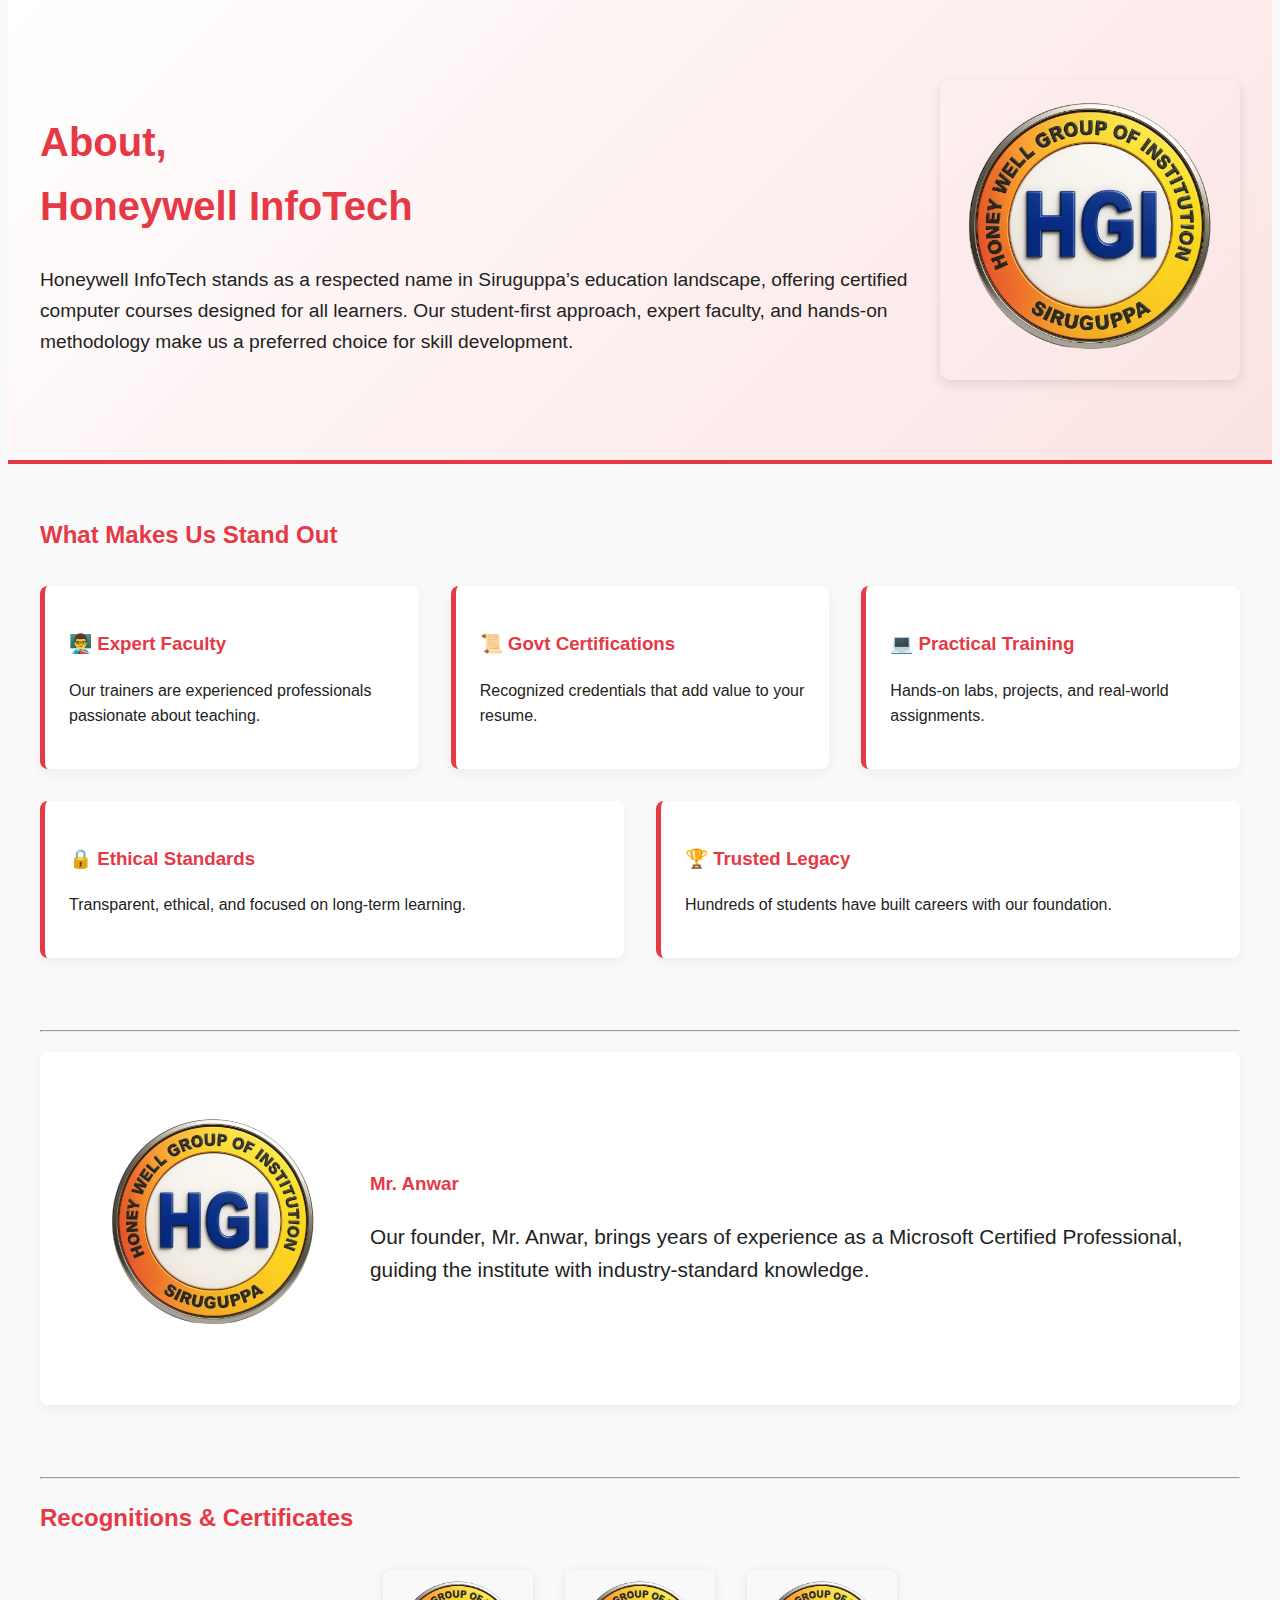
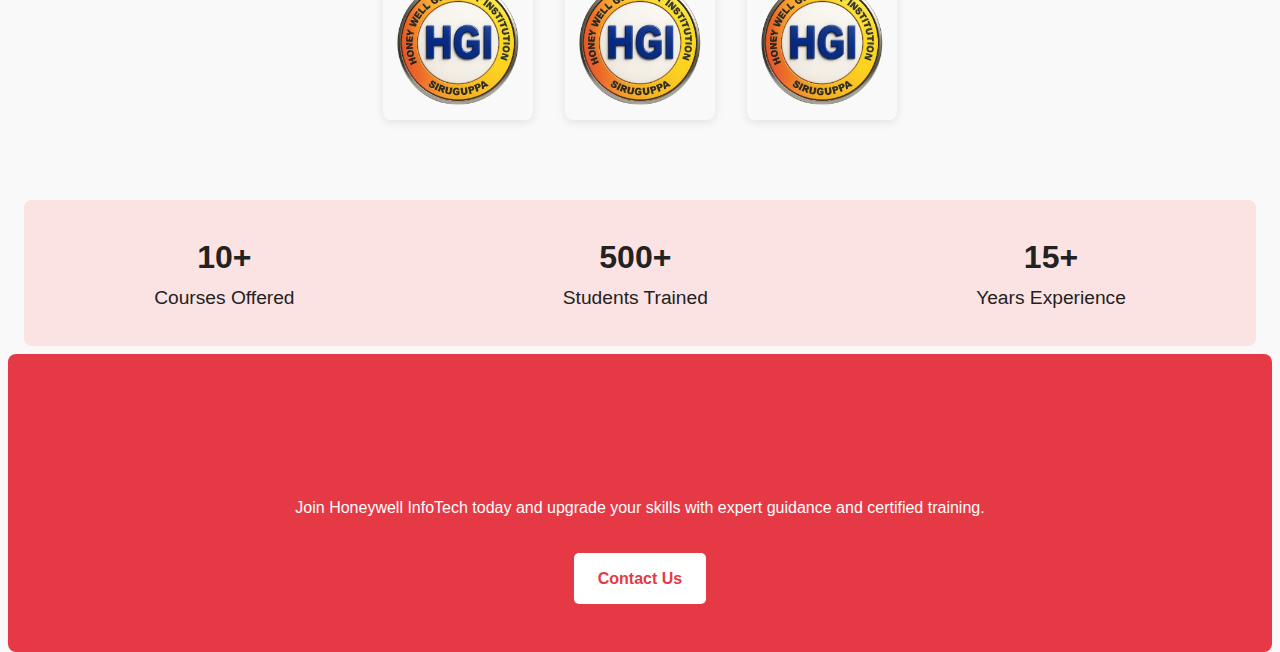
<file: about.html>
<!DOCTYPE html>
<html lang="en">
<head>
  <meta charset="UTF-8" />
  <meta name="viewport" content="width=device-width, initial-scale=1.0" />
  <title>About | Honeywell InfoTech</title>
  <link rel="icon" type="image/png" href="fav.png">

  <style>
    body {
      margin: 0;
      font-family: 'Segoe UI', sans-serif;
      background-color: #f9f9f9;
      color: #222;
      line-height: 1.6;
    }

    h1, h2, h3 {
      color: #e63946;
    }

    section {
      padding: 2rem 2rem;
      max-width: 1200px;
      margin: auto;
    }

    .about-hero {
      display: flex;
      flex-wrap: wrap;
      align-items: center;
      justify-content: space-between;
      gap: 2rem;
      background: linear-gradient(135deg, #fff, #fce3e3);
      padding: 5rem 2rem;
      border-bottom: 4px solid #e63946;
    }

    .about-hero .text-content {
      flex: 1;
    }

    .about-hero .text-content h1 {
      font-size: 2.5rem;
    }

    .about-hero p{
      font-size: 1.2rem;
    }
    .about-hero img {
      width: 300px;
      border-radius: 10px;
      box-shadow: 0 4px 12px rgba(0,0,0,0.1);
    }

    .features {
      display: flex;
      flex-wrap: wrap;
      gap: 2rem;
      margin-top: 2rem;
    }

    .feature-box {
      flex: 1 1 250px;
      background: #fff;
      border-left: 5px solid #e63946;
      padding: 1.5rem;
      border-radius: 8px;
      box-shadow: 0 4px 12px rgba(0,0,0,0.05);
    }

    .founder {
      display: flex;
      align-items: center;
      gap: 2rem;
      background-color: #fff;
      padding: 3rem;
      border-radius: 8px;
      box-shadow: 0 4px 12px rgba(0,0,0,0.05);
    }

    .founder img {
      width: 250px;
      border-radius: 10px;
    }

    .certificates {
      display: flex;
      flex-wrap: wrap;
      gap: 2rem;
      justify-content: center;
      margin-top: 2rem;
    }

    .certificates img {
      width: 150px;
      border-radius: 8px;
      box-shadow: 0 2px 10px rgba(0,0,0,0.1);
    }

    .stats {
      display: flex;
      justify-content: space-around;
      text-align: center;
      background: #fce3e3;
      padding: 2rem 1rem;
      border-radius: 8px;
      margin: 3rem auto;
      gap: 40px;
    }

      .stats p{
        margin: 0;
        padding: 0;

      }
    .stat {
      font-size: 1.2rem;
    }

    .stat h3 {
      font-size: 2rem;
      color: #222;
       margin: 0;
        padding: 0;
    }

    .cta {
      background: #e63946;
      color: white;
      text-align: center;
      padding: 3rem 2rem;
      border-radius: 8px;
    }

    .cta h2 {
      font-size: 2rem;
      margin-bottom: 1rem;
    }

    .cta a {
      display: inline-block;
      margin-top: 1rem;
      padding: 0.8rem 1.5rem;
      background: #fff;
      color: #e63946;
      font-weight: bold;
      text-decoration: none;
      border-radius: 5px;
      transition: 0.3s;
    }

    .cta a:hover {
      background: #f9dcdc;
    }

    @media (max-width: 768px) {
      .about-hero,
      .founder,
      .stats {
        flex-direction: column;
        text-align: center;
      }
      .about-hero img,
      .founder img {
        width: 100%;
        max-width: 300px;
      }
      #about{
        text-align: left;
      }
      #anwtxt{
        margin-top: -40px;
      }
    }
  </style>
</head>
<body>

  <!-- Hero Section -->
  <section class="about-hero">
    <div class="text-content">
      <h1 id="about">About, <br>Honeywell InfoTech</h1>
      <p>Honeywell InfoTech stands as a respected name in Siruguppa’s education landscape, offering certified computer courses designed for all learners. Our student-first approach, expert faculty, and hands-on methodology make us a preferred choice for skill development.</p>
    </div>
    <img src="hgi.png" alt="Founder Anwar Sir" />
  </section>

  <!-- Institute Highlights -->
  <section>
    <h2>What Makes Us Stand Out</h2>
    <div class="features">
      <div class="feature-box">
        <h3>👨‍🏫 Expert Faculty</h3>
        <p>Our trainers are experienced professionals passionate about teaching.</p>
      </div>
      <div class="feature-box">
        <h3>📜 Govt Certifications</h3>
        <p>Recognized credentials that add value to your resume.</p>
      </div>
      <div class="feature-box">
        <h3>💻 Practical Training</h3>
        <p>Hands-on labs, projects, and real-world assignments.</p>
      </div>
      <div class="feature-box">
        <h3>🔒 Ethical Standards</h3>
        <p>Transparent, ethical, and focused on long-term learning.</p>
      </div>
      <div class="feature-box">
        <h3>🏆 Trusted Legacy</h3>
        <p>Hundreds of students have built careers with our foundation.</p>
      </div>
    </div>
  </section>

  <!-- Founder Section -->
  <section>
    <hr>
   
    <div class="founder" style="margin-top: 20px;">
     
      <div>
      <img src="hgi.png" alt="Anwar Sir">
      </div>
      <div id="anwtxt"> 
        <h3>Mr. Anwar</h3>
        <p style="font-size: 1.3rem;">Our founder, Mr. Anwar, brings years of experience as a Microsoft Certified Professional, guiding the institute with industry-standard knowledge.</p>
      </div>
    </div>
  </section>

  <!-- Certificates Section -->
  <section>
    <hr>
    <h2>Recognitions & Certificates</h2>
    <div class="certificates">
      <img src="hgi.png" alt="Certificate 1">
      <img src="hgi.png" alt="Certificate 2">
      <img src="hgi.png" alt="Certificate 3">
    </div>
  </section>

  <!-- Stats Section -->
   
  <section class="stats">
    <!-- <hr> -->
    <div class="stat">
      <h3>10+</h3>
      <p>Courses Offered</p>
    </div>
    <div class="stat">
      <h3>500+</h3>
      <p>Students Trained</p>
    </div>
    <div class="stat">
      <h3>15+</h3>
      <p>Years Experience</p>
    </div>
  </section>

  <!-- Call to Action -->
  <section class="cta" style="margin-top: -40px;">
    <h2>Ready to Learn and Grow?</h2>
    <p>Join Honeywell InfoTech today and upgrade your skills with expert guidance and certified training.</p>
    <a href="contact.html">Contact Us</a>
  </section>

</body>
</html>
</file>
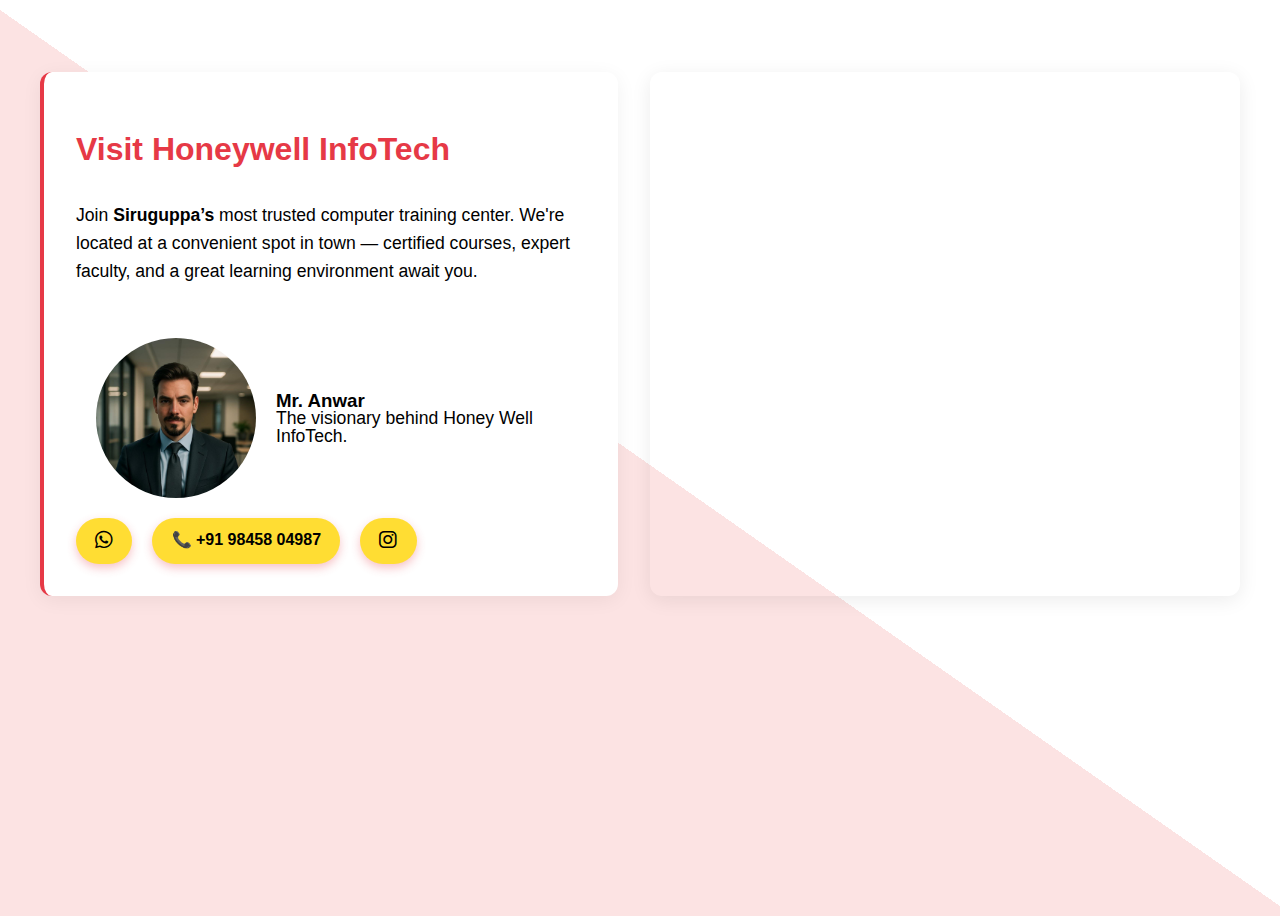
<file: contact.html>
<!DOCTYPE html>
<html lang="en">
<head>
  <meta charset="UTF-8" />
  <meta name="viewport" content="width=device-width, initial-scale=1.0"/>
  <title>Contact</title>
  <link rel="icon" type="image/png" href="fav.png">

  <style>
  
body{
  height: 100vh;
   background: linear-gradient(35deg, #fce3e3 50%,#fff 50%);
   overflow-x: hidden;
}
    .cta-section {
         font-family: 'Segoe UI', Tahoma, Geneva, Verdana, sans-serif;
      display: flex;
      flex-wrap: wrap;
      justify-content: space-between;
      align-items: stretch;
      gap: 2rem;
      padding: 4rem 2rem;
     
    }

    .cta-text {
      flex: 1 1 320px;
      padding: 2rem;
      background: #fff;
      border-radius: 12px;
      box-shadow: 0 4px 20px rgba(0,0,0,0.06);
      border-left: 4px solid #e63946;
      display: flex;
      flex-direction: column;
      justify-content: center;
    }

    .cta-text h2 {
      font-size: 2rem;
      margin-bottom: 1rem;
      color: #e63946;
    }

    .cta-text p {
      font-size: 1.1rem;
      line-height: 1.6;
      margin-bottom: 2rem;
    }

    .cta-text a {
      display: inline-block;
      background: #ffdd33;
      color: rgb(0, 0, 0);
      padding: 0.8rem 1.2rem;
      text-decoration: none;
      border-radius: 30px;
      font-weight: bold;
      box-shadow: 0 4px 10px rgba(230, 57, 70, 0.3);
      transition: background 0.3s ease;
      width: fit-content;
    }

    .cta-text a:hover {
      background: #ffa053;
    }

    .cta-map {
      flex: 1 1 400px;
      border-radius: 12px;
      overflow: hidden;
      box-shadow: 0 4px 20px rgba(0, 0, 0, 0.08);
    }

    .cta-map iframe {
      width: 100%;
      height: 100%;
      border: none;
      min-height: 320px;
      display: block;
    }
    .threebtn{
      display: flex; 
      gap:20px;
    }

    @media (max-width: 768px) {
      body{
 
   background: white;
   overflow-x: hidden;
}
      .cta-section {
        flex-direction: column;
        padding: 0;
      }
      .cta-text a{
        font-size: 12px;
         padding: 15px 20px;
         text-align: center;
   
         border-radius: 20px;
      }

      .cta-map {
        width: 100%;
      }
       .cta-text{
max-width: 80%;
       }
       .anwar{
        justify-content: flex-start;
        margin-left: -40px;
       }
       .threebtn{
        gap: 10px !important;
       }
      }
  </style>
</head>
<body>
  <link rel="stylesheet" href="https://cdnjs.cloudflare.com/ajax/libs/font-awesome/6.7.2/css/all.min.css" integrity="sha512-Evv84Mr4kqVGRNSgIGL/F/aIDqQb7xQ2vcrdIwxfjThSH8CSR7PBEakCr51Ck+w+/U6swU2Im1vVX0SVk9ABhg==" crossorigin="anonymous" referrerpolicy="no-referrer" />
  <section class="cta-section">
    <div class="cta-text">
      <h2>Visit Honeywell InfoTech</h2>
      <p>Join <strong>Siruguppa’s</strong> most trusted computer training center. We're located at a convenient spot in town — certified courses, expert faculty, and a great learning environment await you.</p>
       <div style="display: flex; align-items: center; " class="anwar">
          <img src="sir.jpg" alt="" style="height: 160px; width: 160px; border-radius: 50%; padding: 20px;">
          <div>      <h3 style="margin: 0; padding: 0">Mr. Anwar </h3> <br> <p style="margin: 0; padding: 0; margin-top: -20px; line-height: 1;" >The visionary behind Honey Well InfoTech.</p></div>

        </div>
      <div class="threebtn">
       
        <a href="https://wa.link/h4aeq6" ><i class="fab fa-whatsapp" style="color: #000000; font-size: 20px;"></i> 
</a>
        <a href="" style="min-width: 120px;">📞 +91 98458 04987</a>
      <a href="https://www.instagram.com/honeywellinfotech?utm_source=ig_web_button_share_sheet&igsh=ZDNlZDc0MzIxNw==" target="_blank"><i class="fa-brands fa-instagram" style="color: #000000; font-size: 20px;"></i> </a>
      </div>
    </div>

    <div class="cta-map">
      <iframe src="https://www.google.com/maps/embed?pb=!1m18!1m12!1m3!1d3842.3901882642253!2d76.8928099!3d15.624197099999998!2m3!1f0!2f0!3f0!3m2!1i1024!2i768!4f13.1!3m3!1m2!1s0x3bb7bc5e8761e88d%3A0x98a87e0adc3890e9!2sHoney%20Well%20Info%20Tech!5e0!3m2!1sen!2sin!4v1749720088013!5m2!1sen!2sin" width="600" height="450" style="border:0;" allowfullscreen="" loading="lazy" referrerpolicy="no-referrer-when-downgrade"></iframe>
    </div>
  </section>

</body>
</html>
</file>
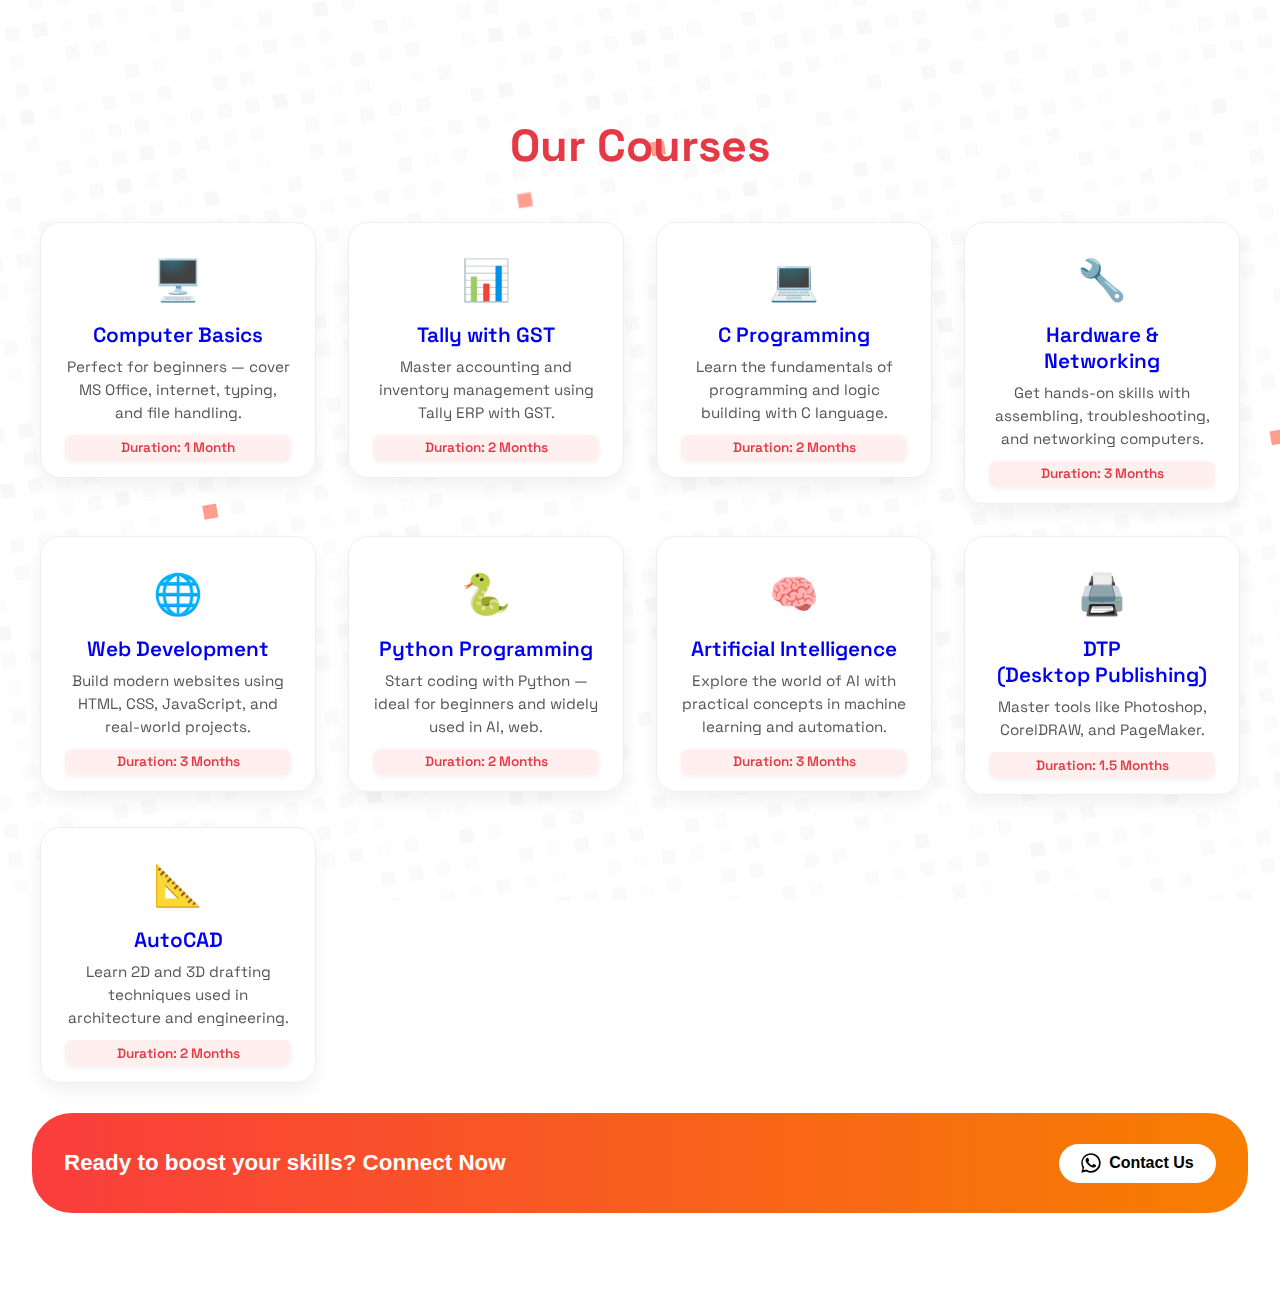
<file: courses.html>
<!DOCTYPE html>
<html lang="en">
<head>
  <meta charset="UTF-8" />
  <meta name="viewport" content="width=device-width, initial-scale=1.0"/>
  <title>Courses – Honeywell InfoTech</title>
  <link href="https://fonts.googleapis.com/css2?family=Space+Grotesk:wght@500;700&display=swap" rel="stylesheet">
  <link rel="icon" type="image/png" href="fav.png">

  <style>
body {
  margin: 0;
  font-family: 'Poppins', sans-serif;
  position: relative;
  background-color: #ffffff; /* fallback color */
  overflow-x: hidden;
}

body::before {
  content: "";
  position: fixed;
  top: 0;
  left: 0;
  width: 100%;
  height: 100%;
  background: url('svg.svg') no-repeat center center;
  background-size: cover;
  opacity: 0.5;
  z-index: -1;
  pointer-events: none;
}



    section.courses {
      padding: 5rem 2rem;
      /* background:  */
        /* linear-gradient(to bottom right, rgba(255,255,255,0.95), rgba(250, 250, 250, 0.9)), */
        /* url('https://www.transparenttextures.com/patterns/cubes.png'); */
      background-size: cover;
      background-repeat: repeat;
      text-align: center;
        color: #222;
         font-family: 'Space Grotesk', sans-serif;
    }
    

    .courses h2 {
      font-size: 2.8rem;
      color: #e63946;
      margin-bottom: 3rem;
      font-weight: 700;
      position: relative;
      display: inline-block;
    }

    .courses-grid {
      display: grid;
      grid-template-columns: repeat(auto-fit, minmax(230px, 1fr));
      gap: 2rem;
      max-width: 1200px;
      margin: auto;
    }

    .course-card {
      background: rgba(255, 255, 255, 0.95);
      backdrop-filter: blur(12px);
      border-radius: 20px;
      box-shadow: 0 8px 20px rgba(0,0,0,0.06);
      padding: 2rem 1.5rem 1rem;
      transition: transform 0.3s ease, box-shadow 0.3s ease;
      cursor: pointer;
      border: 1px solid #eee;
      display: flex;
      flex-direction: column;
      position: relative;
      /* text-align: left; */
    }

    .course-card:hover {
      transform: translateY(-6px);
      box-shadow: 0 12px 30px rgba(0,0,0,0.08);
    }

    .course-icon {
      font-size: 2.5rem;
      margin-bottom: 1rem;
      color: #e63946;
    }

    .course-title {
      font-size: 1.3rem;
      font-weight: 600;
      margin-bottom: 0.5rem;
    }

    .course-info {
      font-size: 0.95rem;
      color: #555;
      line-height: 1.5;
      flex-grow: 1;
    }

    .course-duration {
      /* position: absolute;
      bottom: 1.2rem;
      left: 3.5rem; */
      font-size: 0.85rem;
       margin-top: 10px;
      color: #e63946;
      font-weight: 600;
      background: #ffefef;
      padding: 0.3rem 0.7rem;
      border-radius: 8px;
      box-shadow: 0 2px 5px rgba(0,0,0,0.05);
    }

    @media (max-width: 600px) {
      .courses h2 {
        font-size: 2rem;
      }

      .course-card {
        padding: 1.5rem 1rem 1rem;
      }

      .course-title {
        font-size: 1.1rem;
      }

      .course-duration {
        font-size: 0.75rem;
        /* left: 9rem; */
        margin-top: 10px;
      }
    }
  </style>
    <style>
  

    .cta-bar {
        font-family: 'Segoe UI', Tahoma, Geneva, Verdana, sans-serif;
      width: 100%;
      height: 100px;
      margin-top: 30px;
      background: linear-gradient(90deg, #fa3d3d, #f77f00);
      display: flex;
      border-radius: 40px;
      align-items: center;
      justify-content: space-between;
      padding: 0 2rem;
      box-sizing: border-box;
      color: #fff;
      flex-wrap: wrap;
    }

    .cta-text {
      font-size: 1.4rem;
      font-weight: 600;
    }

    .cta-button {
      background: #ffffff;
      color: #000000;
      border: none;
      border-radius: 30px;
      padding: 0.6rem 1.4rem;
      font-size: 1rem;
      font-weight: 600;
      display: flex;
      align-items: center;
      gap: 8px;
      cursor: pointer;
      text-decoration: none;
      transition: all 0.3s ease;
    }

    .cta-button:hover {
      background: #e1ffec;
      color: #000000;
    }

    .cta-button svg {
      width: 20px;
      height: 20px;
      fill: currentColor;
    }
    a{
      text-decoration: none;
    }

    @media (max-width: 600px) {
      .cta-bar {
        flex-direction: column;
        height: auto;
        padding: 1rem;
        text-align: center;
        gap: 1rem;
      }

      .cta-text {
        font-size: 1.1rem;
      }
    }
  </style>
</head>
<body>

  <section class="courses">
    <h2>Our Courses</h2>
    <div class="courses-grid">
      
    

     <a href="contact.html"> <div class="course-card">
        <div class="course-icon">🖥️</div>
        <div class="course-title">Computer Basics</div>
        <div class="course-info">Perfect for beginners — cover MS Office, internet, typing, and file handling.</div>
        <div class="course-duration">Duration: 1 Month</div>
      </div></a>

     <a href="contact.html">  <div class="course-card">
        <div class="course-icon">📊</div>
        <div class="course-title">Tally with GST</div>
        <div class="course-info">Master accounting and inventory management using Tally ERP with GST.</div>
        <div class="course-duration">Duration: 2 Months</div>
      </div></a>

      <a href="contact.html">  <div class="course-card">
        <div class="course-icon">💻</div>
        <div class="course-title">C Programming</div>
        <div class="course-info">Learn the fundamentals of programming and logic building with C language.</div>
        <div class="course-duration">Duration: 2 Months</div>
      </div></a>

     <a href="contact.html">  <div class="course-card">
        <div class="course-icon">🔧</div>
        <div class="course-title">Hardware & Networking</div>
        <div class="course-info">Get hands-on skills with assembling, troubleshooting, and networking computers.</div>
        <div class="course-duration">Duration: 3 Months</div>
      </div></a>

      <a href="contact.html"> <div class="course-card">
        <div class="course-icon">🌐</div>
        <div class="course-title">Web Development</div>
        <div class="course-info">Build modern websites using HTML, CSS, JavaScript, and real-world projects.</div>
        <div class="course-duration">Duration: 3 Months</div>
      </div></a>

    <a href="contact.html">
  <div class="course-card">
    <div class="course-icon">🐍</div>
    <div class="course-title">Python Programming</div>
    <div class="course-info">Start coding with Python — ideal for beginners and widely used in AI, web.</div>
    <div class="course-duration">Duration: 2 Months</div>
  </div>
</a>


       <a href="contact.html">
  <div class="course-card">
    <div class="course-icon">🧠</div>
    <div class="course-title">Artificial Intelligence</div>
    <div class="course-info">Explore the world of AI with practical concepts in machine learning and automation.</div>
    <div class="course-duration">Duration: 3 Months</div>
  </div>
</a>


    <a href="contact.html">
  <div class="course-card">
    <div class="course-icon">🖨️</div>
    <div class="course-title">DTP <br>(Desktop Publishing)</div>
    <div class="course-info">Master tools like Photoshop, CorelDRAW, and PageMaker.</div>
    <div class="course-duration">Duration: 1.5 Months</div>
  </div>
</a>


<a href="contact.html">
  <div class="course-card">
    <div class="course-icon">📐</div>
    <div class="course-title">AutoCAD</div>
    <div class="course-info">Learn 2D and 3D drafting techniques used in architecture and engineering.</div>
    <div class="course-duration">Duration: 2 Months</div>
  </div>
</a>


    </div>
      <div class="cta-bar">
    <div class="cta-text">Ready to boost your skills? Connect Now</div>
    <a href="https://wa.link/h4aeq6" target="_blank" class="cta-button">
      <svg xmlns="http://www.w3.org/2000/svg" viewBox="0 0 32 32">
        <path d="M16 .5C7.44.5.5 7.44.5 16c0 2.823.741 5.48 2.019 7.804L.5 31.5l7.936-2.046A15.45 15.45 0 0 0 16 31.5c8.56 0 15.5-6.94 15.5-15.5S24.56.5 16 .5Zm0 28.165c-2.538 0-4.913-.71-6.938-1.936l-.495-.29-4.706 1.212 1.23-4.59-.322-.519a12.97 12.97 0 0 1-2.048-6.89c0-7.183 5.843-13.027 13.028-13.027s13.028 5.844 13.028 13.027-5.843 13.027-13.027 13.027Zm7.383-9.75c-.414-.207-2.46-1.214-2.843-1.351-.383-.138-.662-.207-.94.207s-1.077 1.351-1.32 1.63c-.242.276-.482.31-.896.103-.414-.207-1.75-.646-3.33-2.063-1.231-1.098-2.06-2.455-2.3-2.87-.241-.414-.027-.636.181-.843.185-.185.414-.482.621-.724.207-.242.276-.414.414-.69.138-.276.07-.518-.035-.724-.104-.207-.94-2.27-1.288-3.11-.34-.815-.686-.707-.94-.707h-.802c-.276 0-.724.104-1.104.518s-1.448 1.414-1.448 3.448 1.483 3.995 1.69 4.27c.207.276 2.917 4.455 7.067 6.257 2.637 1.139 3.662 1.235 4.984 1.039 1.035-.155 2.46-1.006 2.808-1.98.345-.975.345-1.806.242-1.98-.104-.173-.38-.276-.793-.483Z"/>
      </svg>
      Contact Us
    </a>
  </div>
  </section>
  

</body>
</html>
</file>
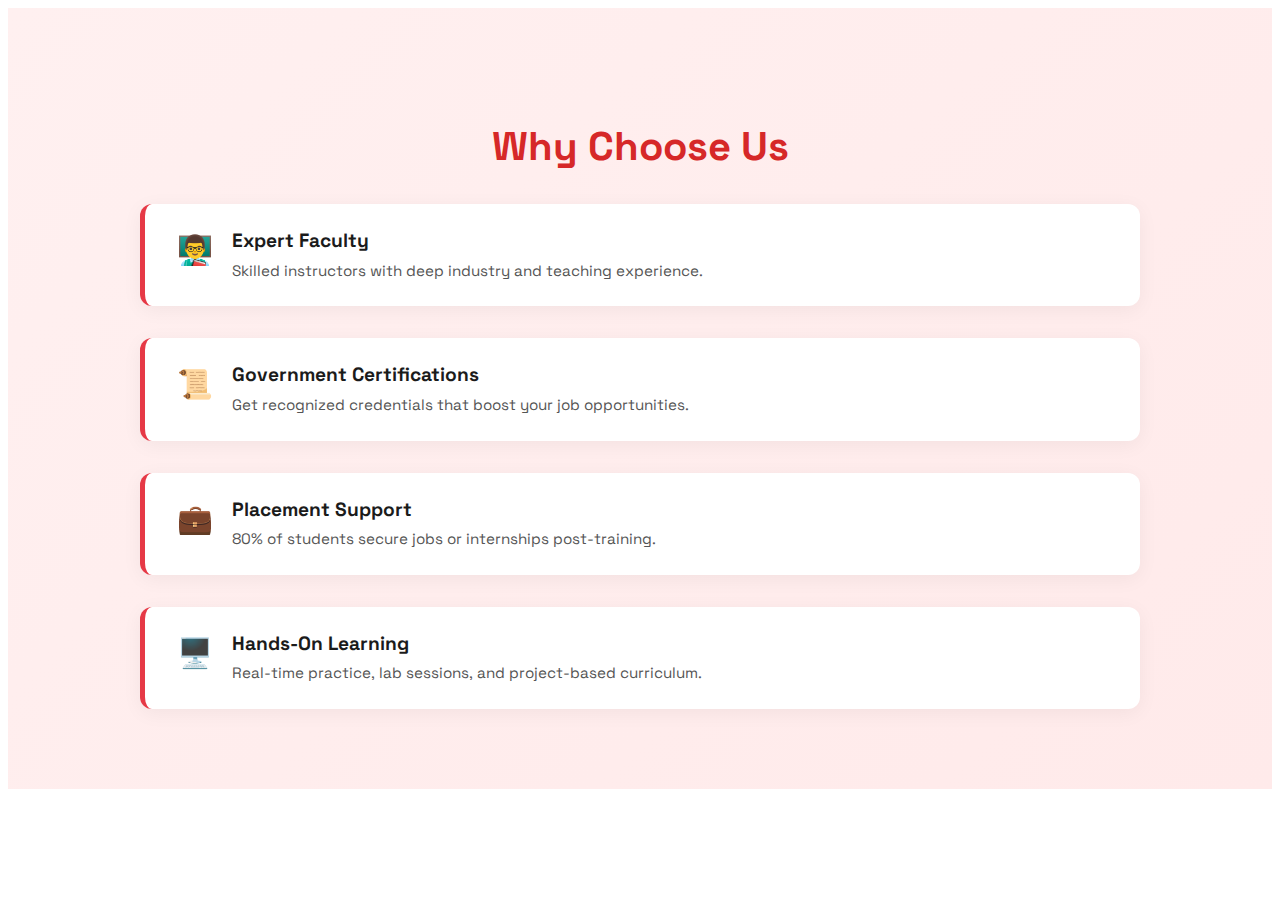
<file: three.html>
<!DOCTYPE html>
<html lang="en">
<head>
  <meta charset="UTF-8" />
  <meta name="viewport" content="width=device-width, initial-scale=1.0"/>
  <title>Why Choose Us</title>
  <link href="https://fonts.googleapis.com/css2?family=Space+Grotesk:wght@500;700&display=swap" rel="stylesheet">
  <style>
 

    .why-us {
      background: linear-gradient(135deg, #fff0f0, #ffeaea);
      padding: 5rem 2rem;
         font-family: 'Space Grotesk', sans-serif;
    }

    .why-us h2 {
      text-align: center;
      font-size: 2.5rem;
      color: #d62828;
      margin-bottom: 2rem;
    }

    .features {
      max-width: 1000px;
      margin: 0 auto;
      display: flex;
      flex-direction: column;
      gap: 2rem;
    }

    .feature {
      display: flex;
      align-items: flex-start;
      gap: 1.2rem;
      background: #fff;
      border-left: 5px solid #e63946;
      padding: 1.5rem 1.5rem 1.5rem 2rem;
      border-radius: 12px;
      box-shadow: 0 4px 20px rgba(0,0,0,0.05);
      transition: transform 0.3s ease;
    }

    .feature:hover {
      transform: translateY(-5px);
    }

    .feature-icon {
      font-size: 1.8rem;
      color: #e63946;
      flex-shrink: 0;
      margin-top: 4px;
    }

    .feature-content h3 {
      margin: 0;
      font-size: 1.2rem;
      color: #1b1b1b;
    }

    .feature-content p {
      margin: 0.4rem 0 0;
      color: #555;
      font-size: 0.95rem;
      line-height: 1.5;
    }

    @media (max-width: 768px) {
      .feature {
        flex-direction: row;
        padding: 1.2rem;
      }

      .why-us h2 {
        font-size: 2rem;
      }
    }
  </style>
</head>
<body>

  <section class="why-us">
    <h2>Why Choose Us</h2>
    <div class="features">
      <div class="feature">
        <div class="feature-icon">👨‍🏫</div>
        <div class="feature-content">
          <h3>Expert Faculty</h3>
          <p>Skilled instructors with deep industry and teaching experience.</p>
        </div>
      </div>

      <div class="feature">
        <div class="feature-icon">📜</div>
        <div class="feature-content">
          <h3>Government Certifications</h3>
          <p>Get recognized credentials that boost your job opportunities.</p>
        </div>
      </div>

      <div class="feature">
        <div class="feature-icon">💼</div>
        <div class="feature-content">
          <h3>Placement Support</h3>
          <p>80% of students secure jobs or internships post-training.</p>
        </div>
      </div>

      <div class="feature">
        <div class="feature-icon">🖥️</div>
        <div class="feature-content">
          <h3>Hands-On Learning</h3>
          <p>Real-time practice, lab sessions, and project-based curriculum.</p>
        </div>
      </div>
    </div>
  </section>

</body>
</html>
</file>
